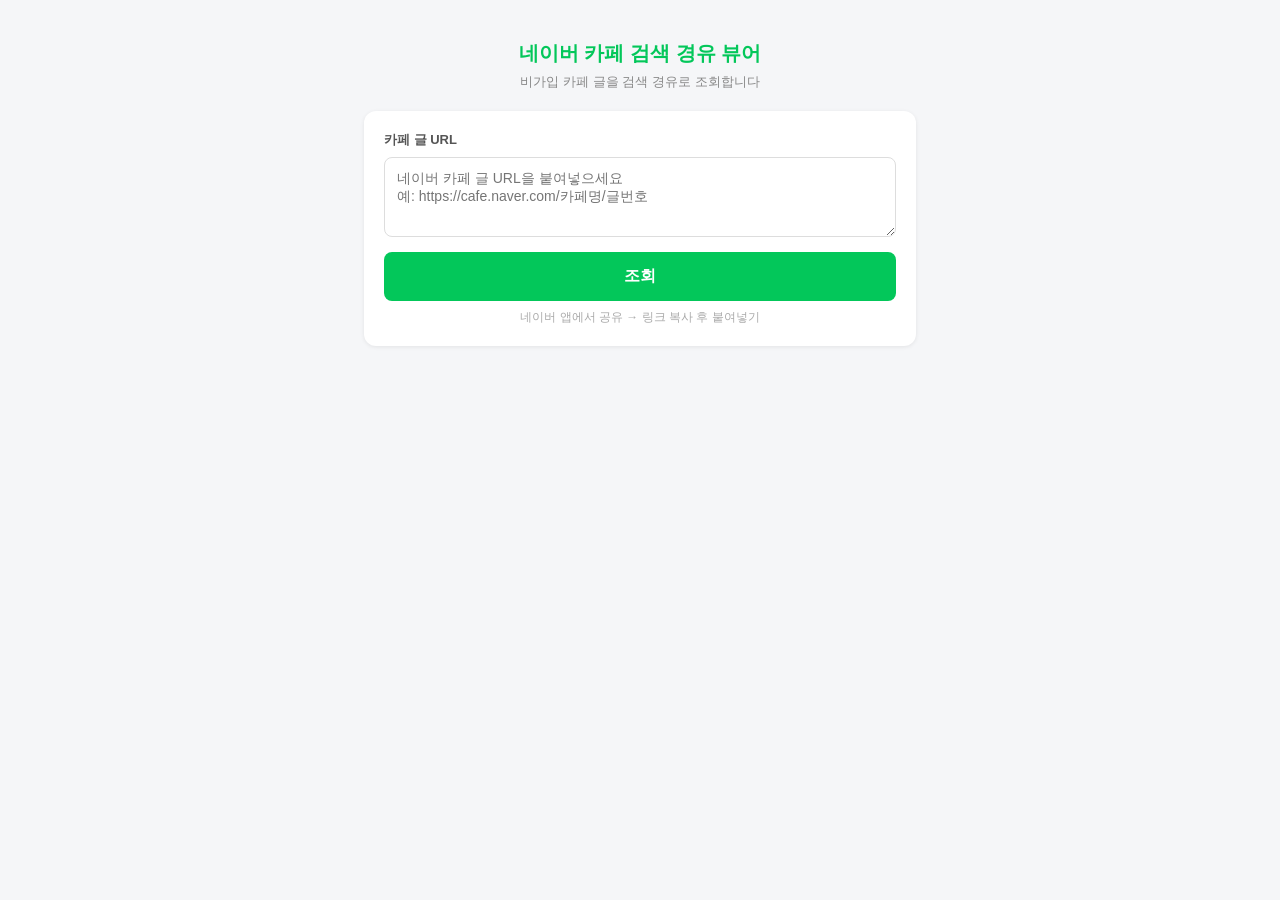
<file: Web/index.html>
<!DOCTYPE html>
<html lang="ko">
<head>
  <meta charset="UTF-8">
  <meta name="viewport" content="width=device-width, initial-scale=1.0, user-scalable=no">
  <title>네이버 카페 검색 경유 뷰어</title>
  <link rel="icon" type="image/svg+xml" href="data:image/svg+xml,<svg xmlns='http://www.w3.org/2000/svg' viewBox='0 0 32 32'><rect width='32' height='32' rx='6' fill='%2303c75a'/><text x='16' y='23' text-anchor='middle' font-size='20' font-weight='bold' fill='white' font-family='Arial'>C</text></svg>">
  <link rel="stylesheet" href="style.css">
</head>
<body>
  <div class="container">
    <h1><a href="https://cafe.naver.com" target="_blank" rel="noopener">네이버 카페</a> 검색 경유 뷰어</h1>
    <p class="subtitle">비가입 카페 글을 검색 경유로 조회합니다</p>

    <div class="card">
      <label for="urlInput">카페 글 URL</label>
      <textarea id="urlInput" placeholder="네이버 카페 글 URL을 붙여넣으세요&#10;예: https://cafe.naver.com/카페명/글번호"></textarea>
      <button class="btn-process" id="btnProcess">조회</button>
      <p class="paste-hint">네이버 앱에서 공유 → 링크 복사 후 붙여넣기</p>
    </div>

    <div id="result"></div>
  </div>

  <script src="app.js"></script>
</body>
</html>
</file>
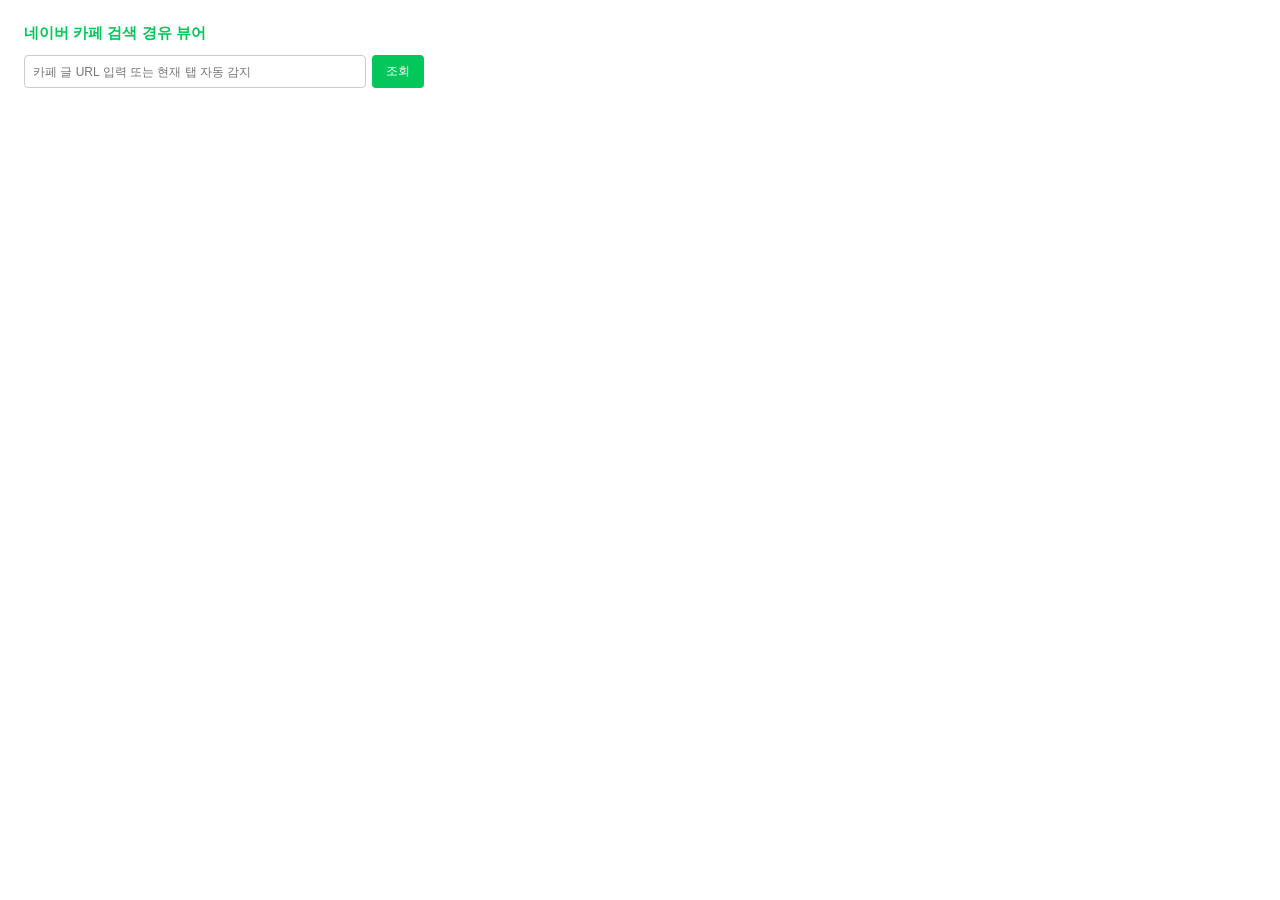
<file: Chrome-Extension/popup.html>
<!DOCTYPE html>
<html lang="ko">
<head>
  <meta charset="UTF-8">
  <style>
    body {
      width: 400px;
      padding: 16px;
      font-family: -apple-system, "Malgun Gothic", sans-serif;
      font-size: 13px;
      color: #333;
    }
    h3 {
      margin: 0 0 12px 0;
      font-size: 15px;
      color: #03c75a;
    }
    .input-group {
      display: flex;
      gap: 6px;
      margin-bottom: 12px;
    }
    input[type="text"] {
      flex: 1;
      padding: 8px;
      border: 1px solid #ccc;
      border-radius: 4px;
      font-size: 12px;
    }
    button {
      padding: 8px 14px;
      background: #03c75a;
      color: #fff;
      border: none;
      border-radius: 4px;
      cursor: pointer;
      font-size: 12px;
      white-space: nowrap;
    }
    button:hover { background: #02b050; }
    button:disabled { background: #ccc; cursor: default; }
    #status {
      margin-top: 8px;
      padding: 8px;
      background: #f5f5f5;
      border-radius: 4px;
      font-size: 12px;
      line-height: 1.6;
      display: none;
    }
    #status.show { display: block; }
    .info-label { color: #888; }
    .error { color: #e74c3c; }
    .success { color: #03c75a; }
    .btn-group {
      display: flex;
      gap: 6px;
      margin-top: 8px;
    }
    .btn-search {
      background: #4285f4;
      flex: 1;
    }
    .btn-search:hover { background: #3275e4; }
    .btn-direct {
      background: #666;
      flex: 1;
    }
    .btn-direct:hover { background: #555; }
  </style>
</head>
<body>
  <h3>네이버 카페 검색 경유 뷰어</h3>
  <div class="input-group">
    <input type="text" id="urlInput" placeholder="카페 글 URL 입력 또는 현재 탭 자동 감지">
    <button id="btnProcess">조회</button>
  </div>
  <div id="status"></div>
  <script src="popup.js"></script>
</body>
</html>
</file>
<file: Web/style.css>
* {
  box-sizing: border-box;
  margin: 0;
  padding: 0;
}
body {
  font-family: -apple-system, "Apple SD Gothic Neo", "Malgun Gothic", sans-serif;
  font-size: 15px;
  color: #333;
  background: #f5f6f8;
  min-height: 100vh;
  display: flex;
  flex-direction: column;
  align-items: center;
}
.container {
  width: 100%;
  max-width: 480px;
  padding: 24px 16px;
}
/* PC 환경에서 더 넓게 표시 */
@media (min-width: 768px) {
  .container {
    max-width: 600px;
    padding: 40px 24px;
  }
}
h1 {
  font-size: 20px;
  color: #03c75a;
  text-align: center;
  margin-bottom: 6px;
}
h1 a {
  color: #03c75a;
  text-decoration: none;
}
h1 a:hover {
  text-decoration: underline;
}
.subtitle {
  text-align: center;
  font-size: 13px;
  color: #888;
  margin-bottom: 20px;
}
.card {
  background: #fff;
  border-radius: 12px;
  padding: 20px;
  box-shadow: 0 1px 4px rgba(0,0,0,0.08);
}
label {
  display: block;
  font-size: 13px;
  font-weight: 600;
  color: #555;
  margin-bottom: 8px;
}
textarea {
  width: 100%;
  padding: 12px;
  border: 1.5px solid #ddd;
  border-radius: 8px;
  font-size: 14px;
  font-family: inherit;
  resize: vertical;
  min-height: 80px;
  transition: border-color 0.2s;
  -webkit-appearance: none;
}
textarea:focus {
  outline: none;
  border-color: #03c75a;
}
.btn-process {
  width: 100%;
  padding: 14px;
  margin-top: 12px;
  background: #03c75a;
  color: #fff;
  border: none;
  border-radius: 8px;
  font-size: 16px;
  font-weight: 600;
  cursor: pointer;
  -webkit-appearance: none;
  transition: background 0.2s;
}
.btn-process:active { background: #02a34a; }
.btn-process:disabled { background: #ccc; }

#result {
  display: none;
  margin-top: 16px;
}
#result.show { display: block; }
.result-card {
  background: #fff;
  border-radius: 12px;
  padding: 16px;
  box-shadow: 0 1px 4px rgba(0,0,0,0.08);
}
.info-row {
  display: flex;
  padding: 6px 0;
  font-size: 14px;
  border-bottom: 1px solid #f0f0f0;
}
.info-row:last-of-type { border-bottom: none; }
.info-label {
  color: #888;
  min-width: 60px;
  flex-shrink: 0;
}
.info-value {
  color: #333;
  word-break: break-all;
}
.btn-group {
  display: flex;
  gap: 8px;
  margin-top: 14px;
}
.btn-link {
  flex: 1;
  display: block;
  padding: 12px;
  text-align: center;
  text-decoration: none;
  color: #fff;
  border-radius: 8px;
  font-size: 14px;
  font-weight: 600;
  transition: opacity 0.2s;
}
.btn-link:active { opacity: 0.8; }
.btn-search { background: #4285f4; }
.btn-direct { background: #666; }
.error-msg {
  text-align: center;
  color: #e74c3c;
  padding: 12px;
  font-size: 14px;
}
.loading {
  text-align: center;
  color: #888;
  padding: 12px;
  font-size: 14px;
}
.paste-hint {
  margin-top: 8px;
  font-size: 12px;
  color: #aaa;
  text-align: center;
}
.cafe-name-hint {
  margin-top: 12px;
  font-size: 13px;
  color: #e67e22;
  line-height: 1.6;
}
.cafe-name-input-group {
  display: flex;
  gap: 8px;
  margin-top: 10px;
}
.cafe-name-input {
  flex: 1;
  padding: 10px 12px;
  border: 1.5px solid #ddd;
  border-radius: 8px;
  font-size: 14px;
  font-family: inherit;
  -webkit-appearance: none;
}
.cafe-name-input:focus {
  outline: none;
  border-color: #03c75a;
}
.btn-cafe-name {
  padding: 10px 16px;
  background: #03c75a;
  color: #fff;
  border: none;
  border-radius: 8px;
  font-size: 14px;
  font-weight: 600;
  cursor: pointer;
  -webkit-appearance: none;
  white-space: nowrap;
}
.btn-cafe-name:active { background: #02a34a; }
</file>
